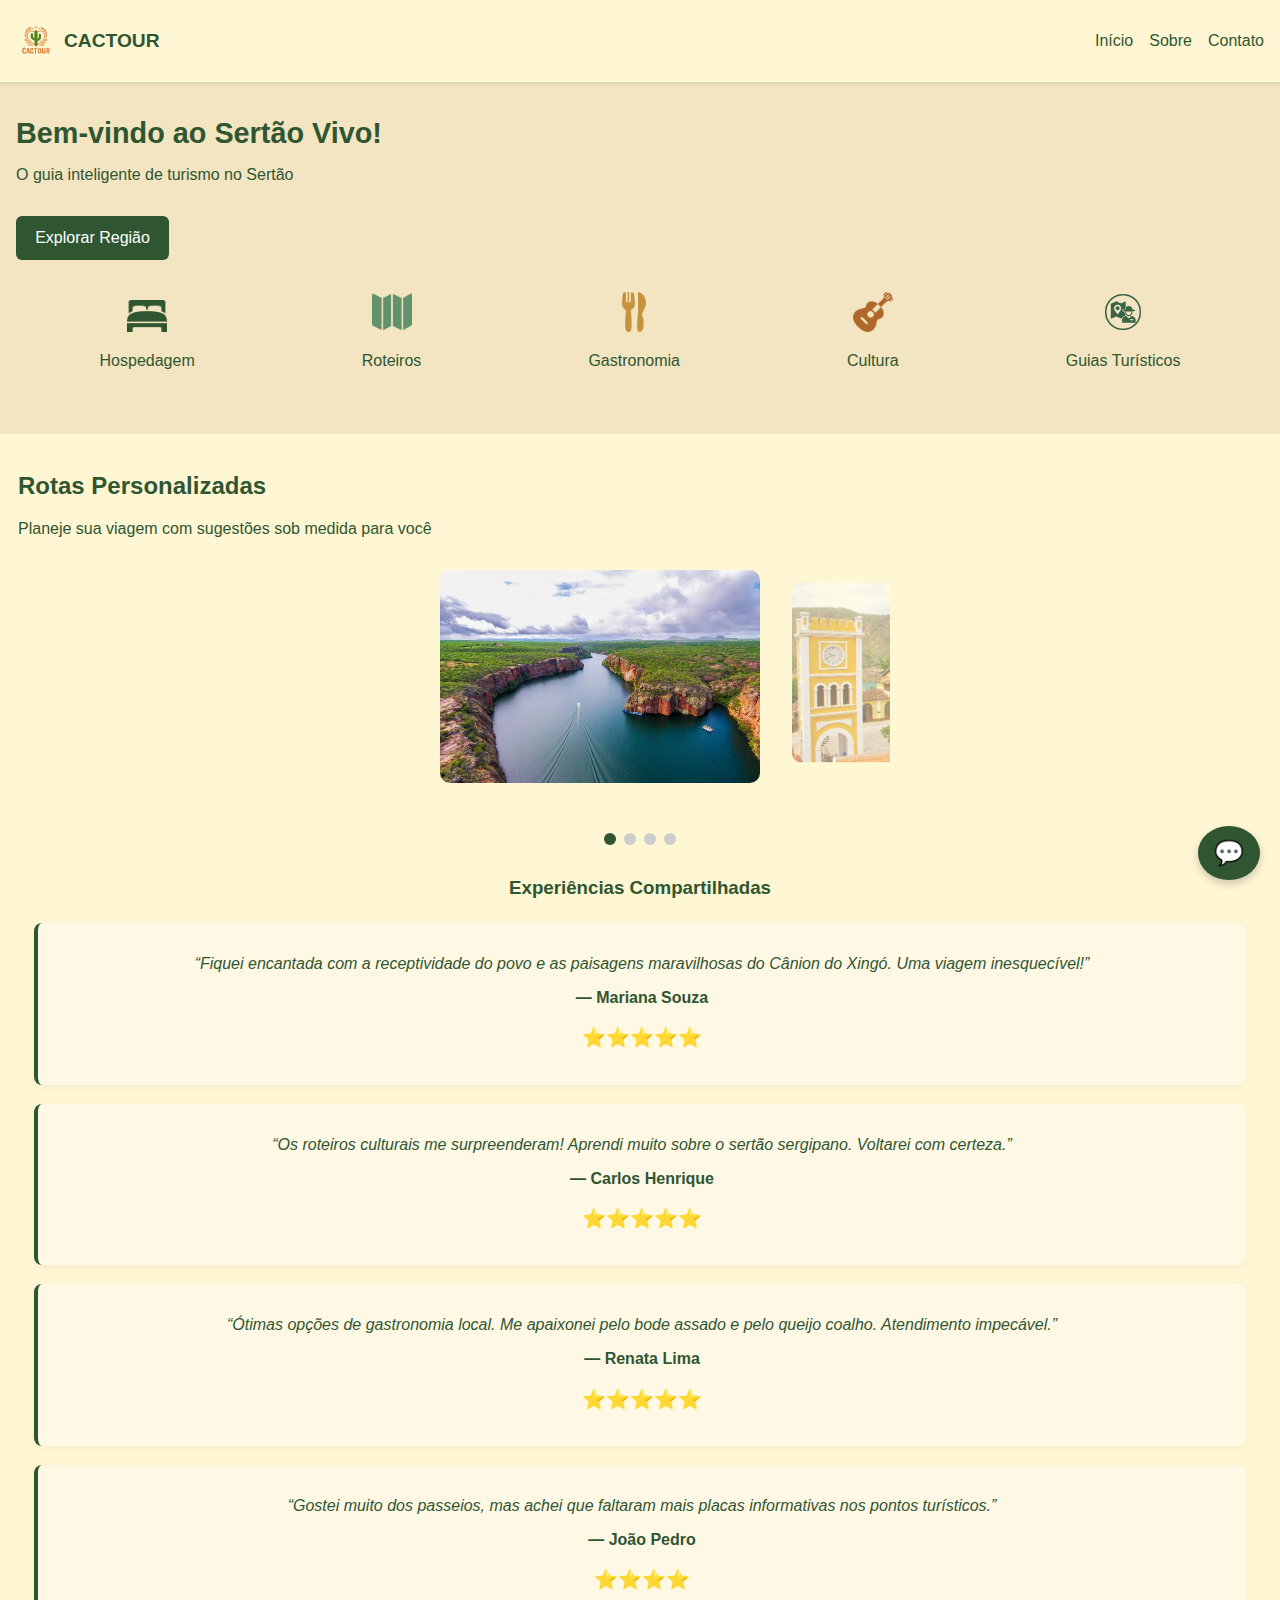
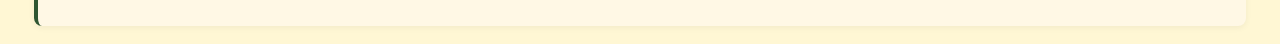
<file: index.html>
<!DOCTYPE html>
<html lang="pt-BR">
<head>
  <meta charset="UTF-8" />
  <meta name="viewport" content="width=device-width, initial-scale=1" />
  <title>Cactour - Início</title>
  <link rel="stylesheet" href="css/style.css" />
</head>
<body>
  <header>
    <nav class="navbar">
      <div class="logo">
        <img src="img/logo.png" alt="Logo Cactour" />
        <span>CACTOUR</span>
      </div>
      <ul class="menu">
        <li><a href="index.html">Início</a></li>
        <li><a href="sobre.html">Sobre</a></li>
        <li><a href="contato.html">Contato</a></li>
      </ul>
    </nav>
  </header>

  <main class="home">
    <section class="boas-vindas">
      <h1>Bem-vindo ao Sertão Vivo!</h1>
      <p>O guia inteligente de turismo no Sertão</p>
      <a href="https://www.google.com/maps/search/Coisas+legais+para+fazer/@-9.7284185,-38.523313,9z/data=!3m1!4b1?entry=ttu&g_ep=EgoyMDI1MDYyOS4wIKXMDSoASAFQAw%3D%3D" class="botao-explorar" target="_blank" rel="noopener noreferrer">Explorar Região</a>
    </section>

    <section class="icones-servicos">
      <div class="icone">
        <img src="img/hospedagem.png" alt="Hospedagem" />
        <p>Hospedagem</p>
      </div>
      <div class="icone">
        <img src="img/roteiros.png" alt="Roteiros" />
        <p>Roteiros</p>
      </div>
      <div class="icone">
        <img src="img/gastronomia.png" alt="Gastronomia" />
        <p>Gastronomia</p>
      </div>
      <div class="icone">
        <img src="img/cultura.png" alt="Cultura" />
        <p>Cultura</p>
      </div>
      <div class="icone">
        <img src="img/guias.png" alt="Guias Turísticos" />
        <p>Guias Turísticos</p>
      </div>
    </section>
  </main>
  <div class="container">
    <section class="rotas">
      <h2>Rotas Personalizadas</h2>
      <p>Planeje sua viagem com sugestões sob medida para você</p>
    </section>

    <section class="experiencias">
      <div class="carrossel-peek">
        <input type="radio" name="peek" id="peek1" checked>
        <input type="radio" name="peek" id="peek2">
        <input type="radio" name="peek" id="peek3">
        <input type="radio" name="peek" id="peek4">

        <div class="carrossel-wrapper">
          <div class="carrossel-itens">
            <div class="item" id="item1">
              <img src="img/Caninde-de-Sao-Francisco-.webp" alt="Imagem 1" />
            </div>
            <div class="item" id="item2">
              <img src="img/Piranhas.jpeg" alt="Imagem 2" />
            </div>
            <div class="item" id="item3">
              <img src="img/Piranhas_2.webp" alt="Imagem 3" />
            </div>
            <div class="item" id="item4">
              <img src="img/rio.jpeg" alt="Imagem 4" />
            </div>
          </div>
        </div>

        <div class="carrossel-botoes">
          <label for="peek1"></label>
          <label for="peek2"></label>
          <label for="peek3"></label>
          <label for="peek4"></label>
        </div>
      </div>

      <h3>Experiências Compartilhadas</h3>

      <div class="avaliacoes">
        <div class="avaliacao">
          <p class="comentario">“Fiquei encantada com a receptividade do povo e as paisagens maravilhosas do Cânion do Xingó. Uma viagem inesquecível!”</p>
          <p class="autor">— Mariana Souza</p>
          <p class="estrelas">⭐⭐⭐⭐⭐</p>
        </div>

        <div class="avaliacao">
          <p class="comentario">“Os roteiros culturais me surpreenderam! Aprendi muito sobre o sertão sergipano. Voltarei com certeza.”</p>
          <p class="autor">— Carlos Henrique</p>
          <p class="estrelas">⭐⭐⭐⭐⭐</p>
        </div>

        <div class="avaliacao">
          <p class="comentario">“Ótimas opções de gastronomia local. Me apaixonei pelo bode assado e pelo queijo coalho. Atendimento impecável.”</p>
          <p class="autor">— Renata Lima</p>
          <p class="estrelas">⭐⭐⭐⭐⭐</p>
        </div>

        <div class="avaliacao">
          <p class="comentario">“Gostei muito dos passeios, mas achei que faltaram mais placas informativas nos pontos turísticos.”</p>
          <p class="autor">— João Pedro</p>
          <p class="estrelas">⭐⭐⭐⭐</p>
        </div>
      </div>
    </section>
  </div>
  <a href="#" class="chat-flutuante" title="Fale com nossa IA">
    💬
  </a>
</body>
</html>
</file>
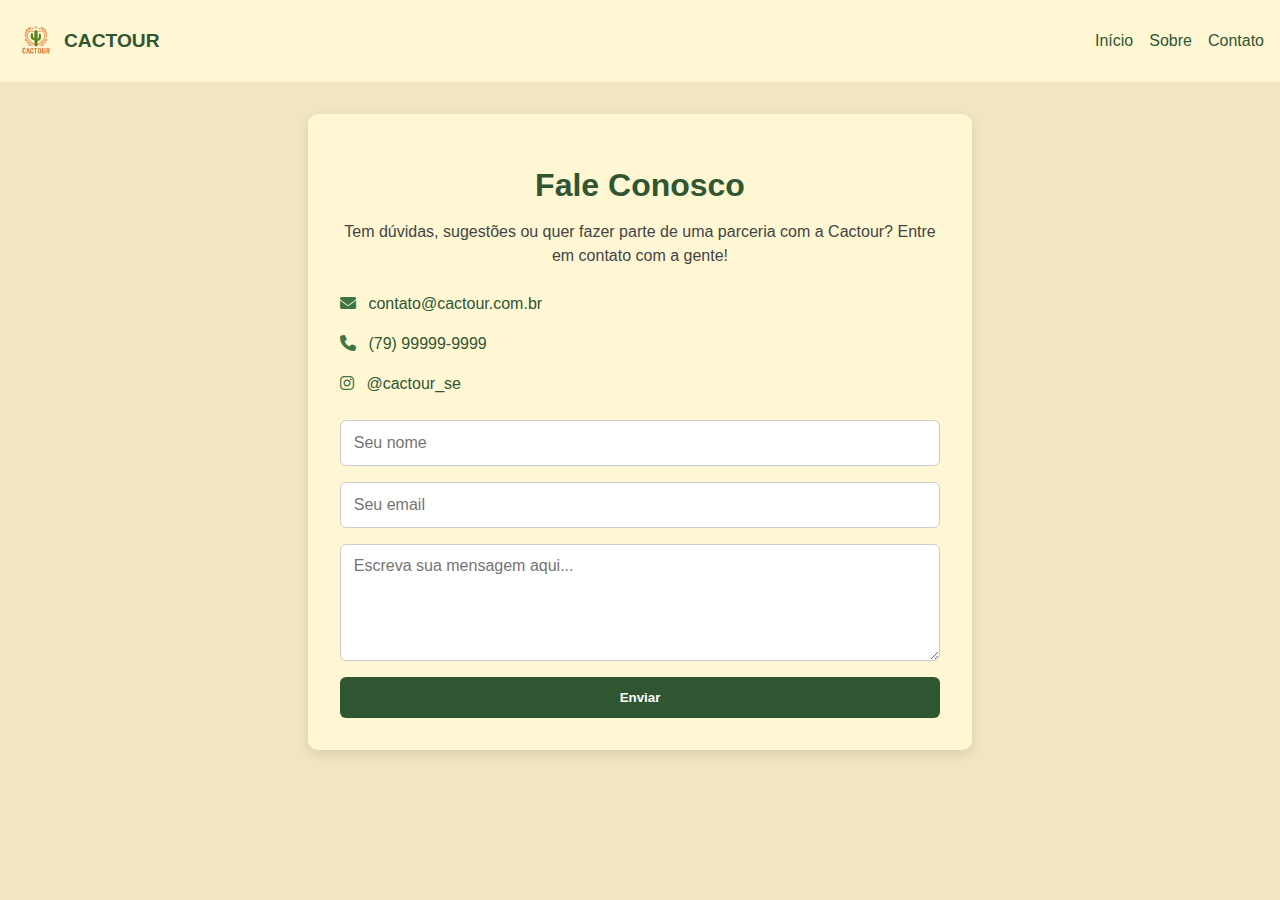
<file: contato.html>
<!DOCTYPE html>
<html lang="pt-BR">
<head>
  <meta charset="UTF-8" />
  <meta name="viewport" content="width=device-width, initial-scale=1.0" />
  <title>Contato - Cactour</title>
  <link rel="stylesheet" href="css/style.css" />
  <link rel="stylesheet" href="https://cdnjs.cloudflare.com/ajax/libs/font-awesome/6.5.0/css/all.min.css">
</head>
<body>
  <header>
    <nav class="navbar">
      <div class="logo">
        <img src="img/logo.png" alt="Logo Cactour" />
        <span>CACTOUR</span>
      </div>
      <ul class="menu">
        <li><a href="index.html">Início</a></li>
        <li><a href="sobre.html">Sobre</a></li>
        <li><a href="contato.html" class="ativo">Contato</a></li>
      </ul>
    </nav>
  </header>

  <main class="contato-page">
    <section class="contato-card">
      <h1>Fale Conosco</h1>
      <p>Tem dúvidas, sugestões ou quer fazer parte de uma parceria com a Cactour? Entre em contato com a gente!</p>

      <div class="info-contato">
        <p><i class="fas fa-envelope"></i> contato@cactour.com.br</p>
        <p><i class="fas fa-phone"></i> (79) 99999-9999</p>
        <p><i class="fab fa-instagram"></i> <a href="https://instagram.com/cactour_se" target="_blank">@cactour_se</a></p>
      </div>

      <form class="form-contato">
        <input type="text" placeholder="Seu nome" required />
        <input type="email" placeholder="Seu email" required />
        <textarea placeholder="Escreva sua mensagem aqui..." rows="5" required></textarea>
        <button type="submit">Enviar</button>
      </form>
    </section>
  </main>
</body>
</html>
</file>
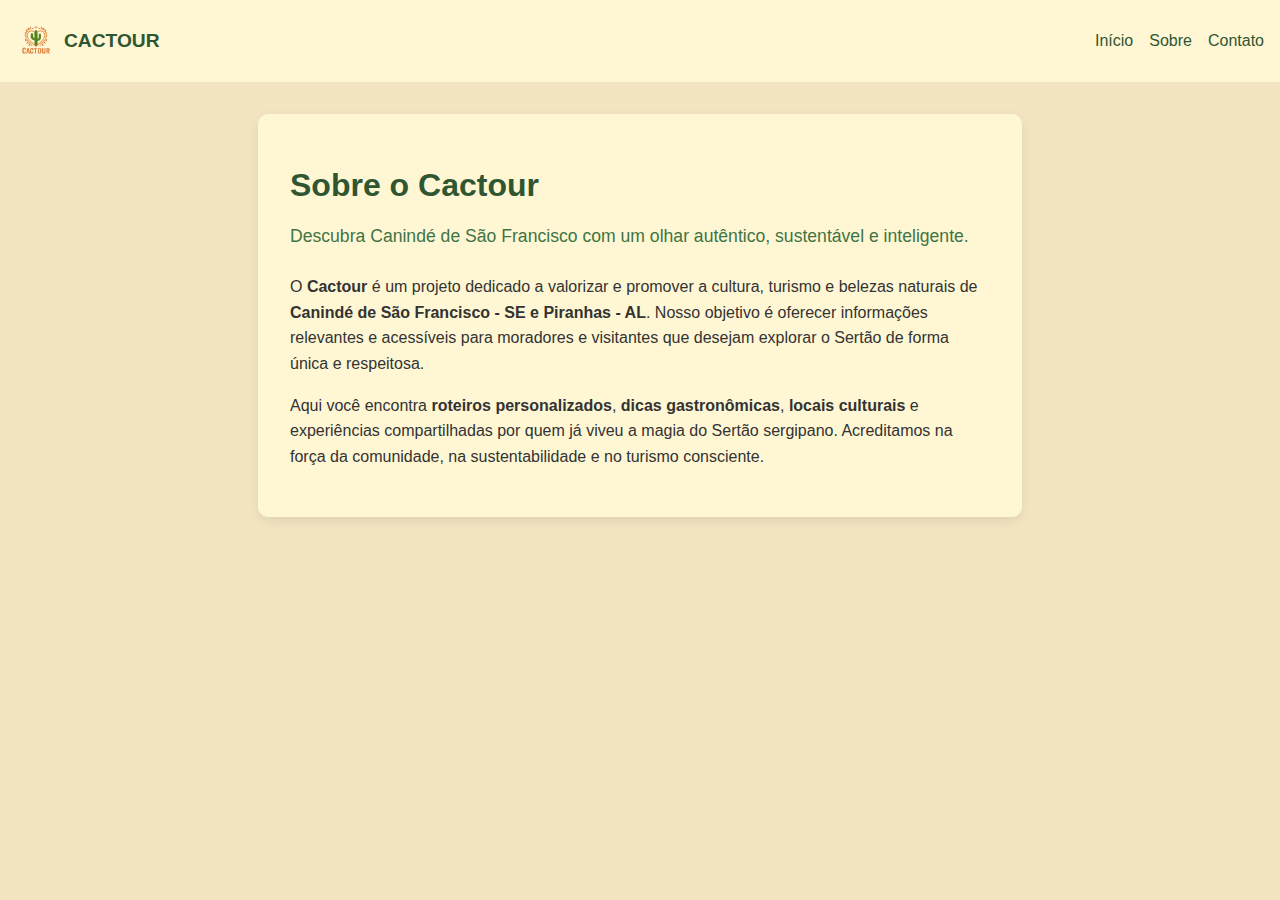
<file: sobre.html>
<!DOCTYPE html>
<html lang="pt-BR">
<head>
  <meta charset="UTF-8" />
  <meta name="viewport" content="width=device-width, initial-scale=1.0" />
  <title>Sobre - Cactour</title>
  <link rel="stylesheet" href="css/style.css" />
</head>
<body>
  <header>
    <nav class="navbar">
      <div class="logo">
        <img src="img/logo.png" alt="Logo Cactour" />
        <span>CACTOUR</span>
      </div>
      <ul class="menu">
        <li><a href="index.html">Início</a></li>
        <li><a href="sobre.html" class="ativo">Sobre</a></li>
        <li><a href="contato.html">Contato</a></li>
      </ul>
    </nav>
  </header>

  <main class="sobre-page">
    <section class="sobre-card">
      <h1>Sobre o Cactour</h1>
      <p class="subtitulo">Descubra Canindé de São Francisco com um olhar autêntico, sustentável e inteligente.</p>

      <p>
        O <strong>Cactour</strong> é um projeto dedicado a valorizar e promover a cultura, turismo e belezas naturais de <strong>Canindé de São Francisco - SE e Piranhas - AL</strong>. Nosso objetivo é oferecer informações relevantes e acessíveis para moradores e visitantes que desejam explorar o Sertão de forma única e respeitosa.
      </p>

      <p>
        Aqui você encontra <strong>roteiros personalizados</strong>, <strong>dicas gastronômicas</strong>, <strong>locais culturais</strong> e experiências compartilhadas por quem já viveu a magia do Sertão sergipano. Acreditamos na força da comunidade, na sustentabilidade e no turismo consciente.
      </p>
    </section>
  </main>
</body>
</html>
</file>
<file: css/style.css>
/* GERAL */
body {
  margin: 0;
  font-family: sans-serif;
  background-color: #f3e5c1;
  color: #2f5631;
}

header {
  background-color: #fff7d4;
  padding: 1rem;
  box-shadow: 0 2px 4px rgba(0,0,0,0.1);
}

.navbar {
  display: flex;
  justify-content: space-between;
  align-items: center;
}

.logo {
  display: flex;
  align-items: center;
  gap: 0.5rem;
  font-weight: bold;
  font-size: 1.2rem;
}

.logo img {
  height: 40px;
}

.menu {
  list-style: none;
  display: flex;
  gap: 1rem;
}

.menu a {
  text-decoration: none;
  color: #2f5631;
  font-weight: 500;
}

/* INÍCIO */
.home {
  padding: 1rem;
}

.boas-vindas h1 {
  font-size: 1.8rem;
  margin-bottom: 0.5rem;
}

.botao-explorar {
  display: inline-block;
  padding: 0.8rem 1.2rem;
  background-color: #2f5631;
  color: #fff;
  text-decoration: none;
  border-radius: 6px;
  margin-top: 1rem;
}

.icones-servicos {
  display: flex;
  justify-content: space-around;
  margin: 2rem 0;
  text-align: center;
}

.icones-servicos img {
  width: 40px;
  height: 40px;
}

.container{
    padding: 18px;
    background-color: #fff7d4;
}


.rotas h2 {
  font-size: 1.5rem;
}

.experiencias {
  margin-top: 2rem;
  text-align: center;
}

.experiencias img {
  width: 100%;
  max-width: 500px;
  border-radius: 10px;
  margin-bottom: 0.5rem;
}

/* SOBRE */
.sobre-page {
  padding: 2rem 1rem;
  display: flex;
  justify-content: center;
  background-color: #f3e5c1;
}

.sobre-card {
  background-color: #fff7d4;
  padding: 2rem;
  border-radius: 10px;
  max-width: 700px;
  width: 100%;
  box-shadow: 0 4px 12px rgba(0,0,0,0.08);
  text-align: left;
}

.sobre-card h1 {
  font-size: 2rem;
  color: #2f5631;
  margin-bottom: 0.5rem;
}

.sobre-card .subtitulo {
  font-size: 1.1rem;
  color: #3f7444;
  margin-bottom: 1.5rem;
}

.sobre-card p {
  font-size: 1rem;
  color: #333;
  line-height: 1.6;
  margin-bottom: 1rem;
}

@media (max-width: 600px) {
  .sobre-card {
    padding: 1.5rem;
    margin: 1rem;
  }

  .sobre-card h1 {
    font-size: 1.6rem;
  }

  .sobre-card p {
    font-size: 0.95rem;
  }
}


/* CONTATO */
.contato-page {
  padding: 2rem 1rem;
  display: flex;
  justify-content: center;
  background-color: #f3e5c1;
}

.contato-card {
  background-color: #fff7d4;
  padding: 2rem;
  border-radius: 10px;
  max-width: 600px;
  width: 100%;
  box-shadow: 0 4px 12px rgba(0,0,0,0.1);
  text-align: center;
}

.contato-card h1 {
  font-size: 2rem;
  color: #2f5631;
  margin-bottom: 1rem;
}

.contato-card p {
  color: #444;
  margin-bottom: 1rem;
  line-height: 1.5;
}

.info-contato {
  margin: 1.5rem 0;
  text-align: left;
}

.info-contato p {
  margin-bottom: 0.8rem;
  font-size: 1rem;
  color: #2f5631;
}

.info-contato i {
  margin-right: 8px;
  color: #3f7444;
}

.info-contato a {
  color: #2f5631;
  text-decoration: none;
}

.info-contato a:hover {
  text-decoration: underline;
}

.form-contato {
  display: flex;
  flex-direction: column;
  gap: 1rem;
}

.form-contato input,
.form-contato textarea {
  padding: 0.8rem;
  border: 1px solid #ccc;
  border-radius: 6px;
  font-size: 1rem;
  font-family: sans-serif;
}

.form-contato button {
  background-color: #2f5631;
  color: #fff;
  padding: 0.8rem;
  border: none;
  border-radius: 6px;
  cursor: pointer;
  font-weight: bold;
  transition: background-color 0.3s ease;
}

.form-contato button:hover {
  background-color: #3f7444;
}

/* Responsivo */
@media (max-width: 500px) {
  .contato-card {
    padding: 1.2rem;
  }
}


/* CHAT FLUTUANTE */
.chat-flutuante {
  position: fixed;
  bottom: 20px;
  right: 20px;
  background-color: #2f5631;
  color: #fff;
  font-size: 1.5rem;
  padding: 0.8rem 1rem;
  border-radius: 50%;
  text-decoration: none;
  box-shadow: 0 4px 8px rgba(0,0,0,0.2);
  transition: transform 0.3s ease;
  z-index: 1000;
}

.chat-flutuante:hover {
  transform: scale(1.1);
  background-color: #3f7444;
}

/* AVALIAÇÕES */
.avaliacoes {
  margin-top: 1.5rem;
  display: flex;
  flex-direction: column;
  gap: 1.2rem;
  padding: 0 1rem;
}

.avaliacao {
  background-color: #fff8e5;
  border-left: 4px solid #2f5631;
  padding: 1rem;
  border-radius: 8px;
  box-shadow: 0 2px 6px rgba(0,0,0,0.05);
}

.avaliacao .comentario {
  font-style: italic;
  margin-bottom: 0.5rem;
}

.avaliacao .autor {
  font-weight: bold;
  color: #2f5631;
}

.avaliacao .estrelas {
  color: #f1c40f;
  font-size: 1.2rem;
}

.carrossel-peek {
  max-width: 500px;
  margin: 0 auto 2rem;
  position: relative;
}

.carrossel-peek input[type="radio"] {
  display: none;
}

.carrossel-wrapper {
  overflow: hidden;
  padding: 0 10%;
}

.carrossel-itens {
  display: flex;
  gap: 1rem;
  transition: transform 0.5s ease;
}

.item {
  flex: 0 0 80%;
  position: relative;
  transition: transform 0.5s, opacity 0.5s;
}

.item img {
  width: 100%;
  border-radius: 10px;
  height: auto;
  display: block;
  transition: opacity 0.5s, transform 0.5s;
  object-fit: cover;
}

/* Bolinhas de navegação */
.carrossel-botoes {
  display: flex;
  justify-content: center;
  gap: 0.5rem;
  margin-top: 1rem;
}

.carrossel-botoes label {
  width: 12px;
  height: 12px;
  border-radius: 50%;
  background-color: #ccc;
  cursor: pointer;
  transition: background 0.3s;
}

.carrossel-botoes label:hover {
  background-color: #2f5631;
}

/* Slide ativo */
#peek1:checked ~ .carrossel-wrapper .carrossel-itens {
  transform: translateX(0%);
}
#peek2:checked ~ .carrossel-wrapper .carrossel-itens {
  transform: translateX(-81%);
}
#peek3:checked ~ .carrossel-wrapper .carrossel-itens {
  transform: translateX(-162%);
}
#peek4:checked ~ .carrossel-wrapper .carrossel-itens {
  transform: translateX(-243%);
}

/* Destaque central + fade lateral */
.carrossel-itens .item {
  opacity: 0.5;
  transform: scale(0.9);
}

#peek1:checked ~ .carrossel-wrapper .carrossel-itens #item1,
#peek2:checked ~ .carrossel-wrapper .carrossel-itens #item2,
#peek3:checked ~ .carrossel-wrapper .carrossel-itens #item3,
#peek4:checked ~ .carrossel-wrapper .carrossel-itens #item4 {
  opacity: 1;
  transform: scale(1);
}

/* Ativa bolinha */
#peek1:checked ~ .carrossel-botoes label:nth-child(1),
#peek2:checked ~ .carrossel-botoes label:nth-child(2),
#peek3:checked ~ .carrossel-botoes label:nth-child(3),
#peek4:checked ~ .carrossel-botoes label:nth-child(4) {
  background-color: #2f5631;
}

/* Responsividade */
@media (max-width: 600px) {
  .carrossel-wrapper {
    padding: 0 5%;
  }
  .item {
    flex: 0 0 85%;
  }
}
</file>
